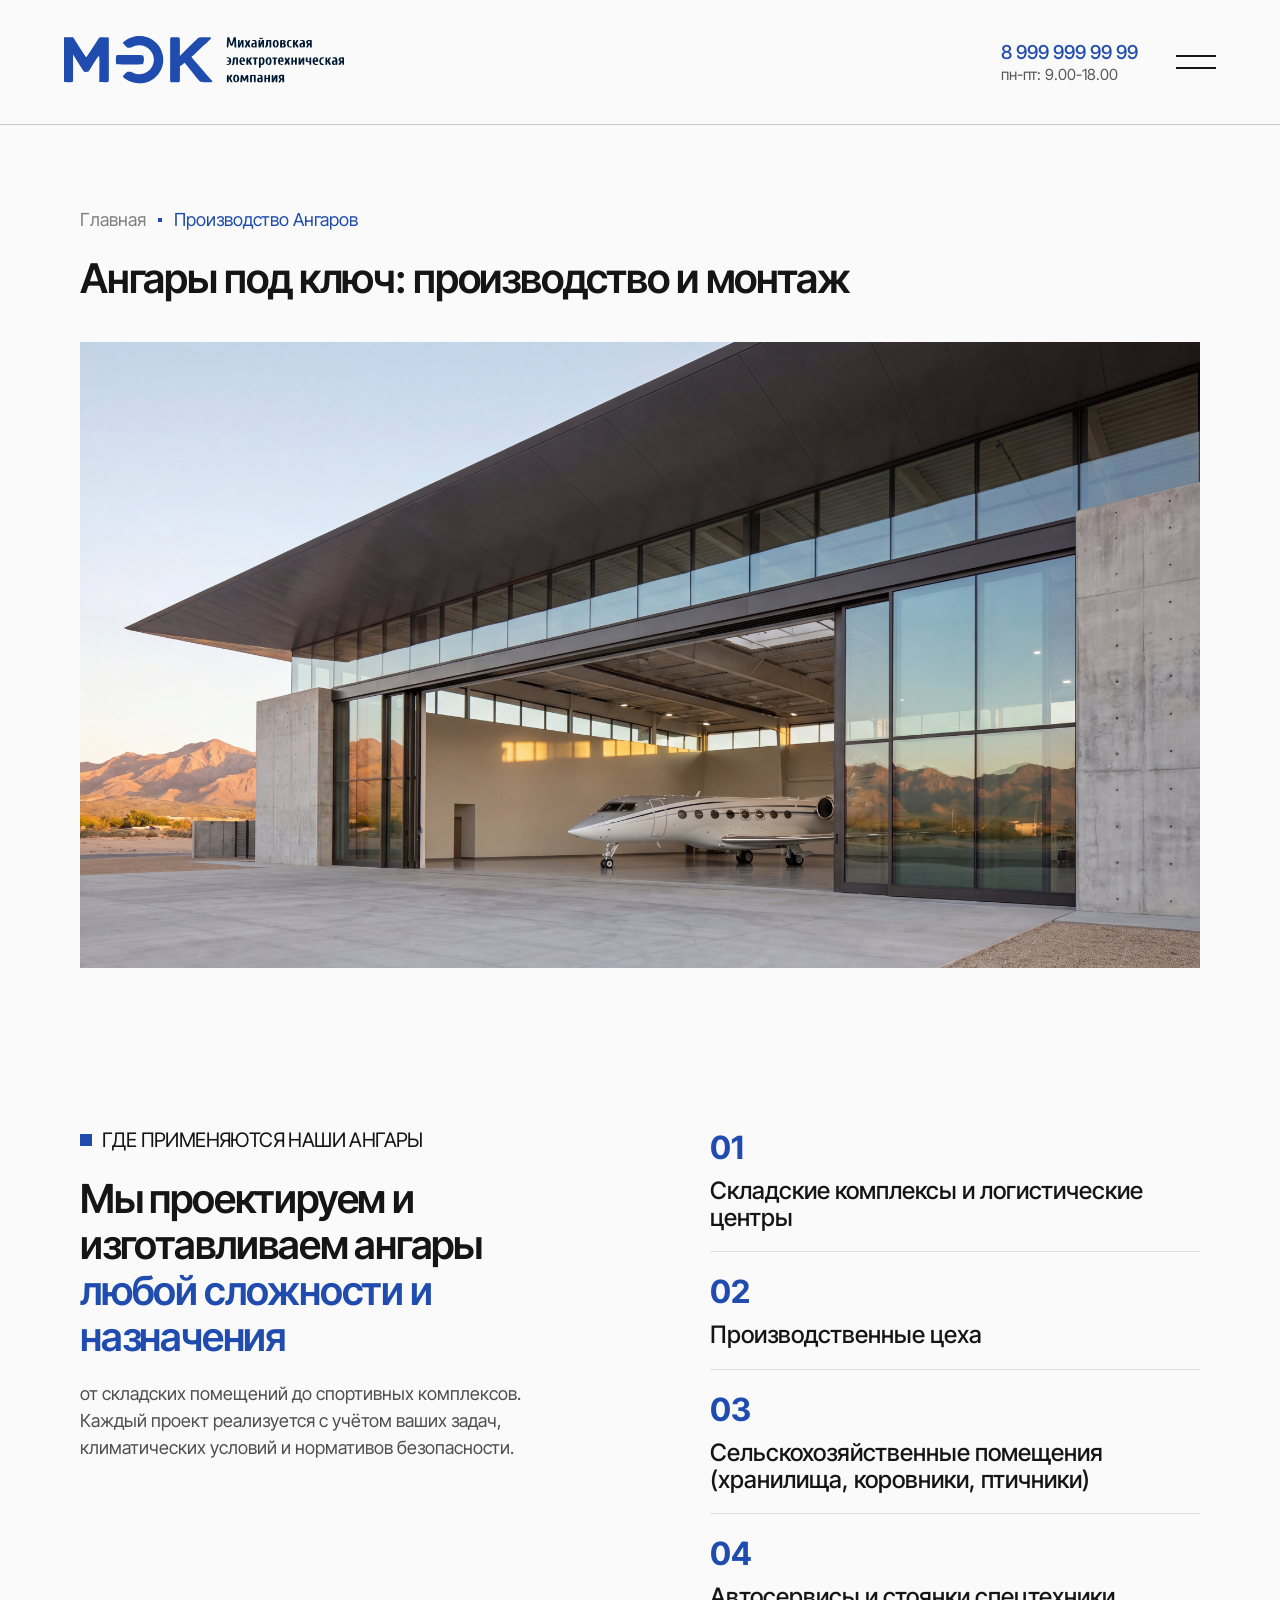
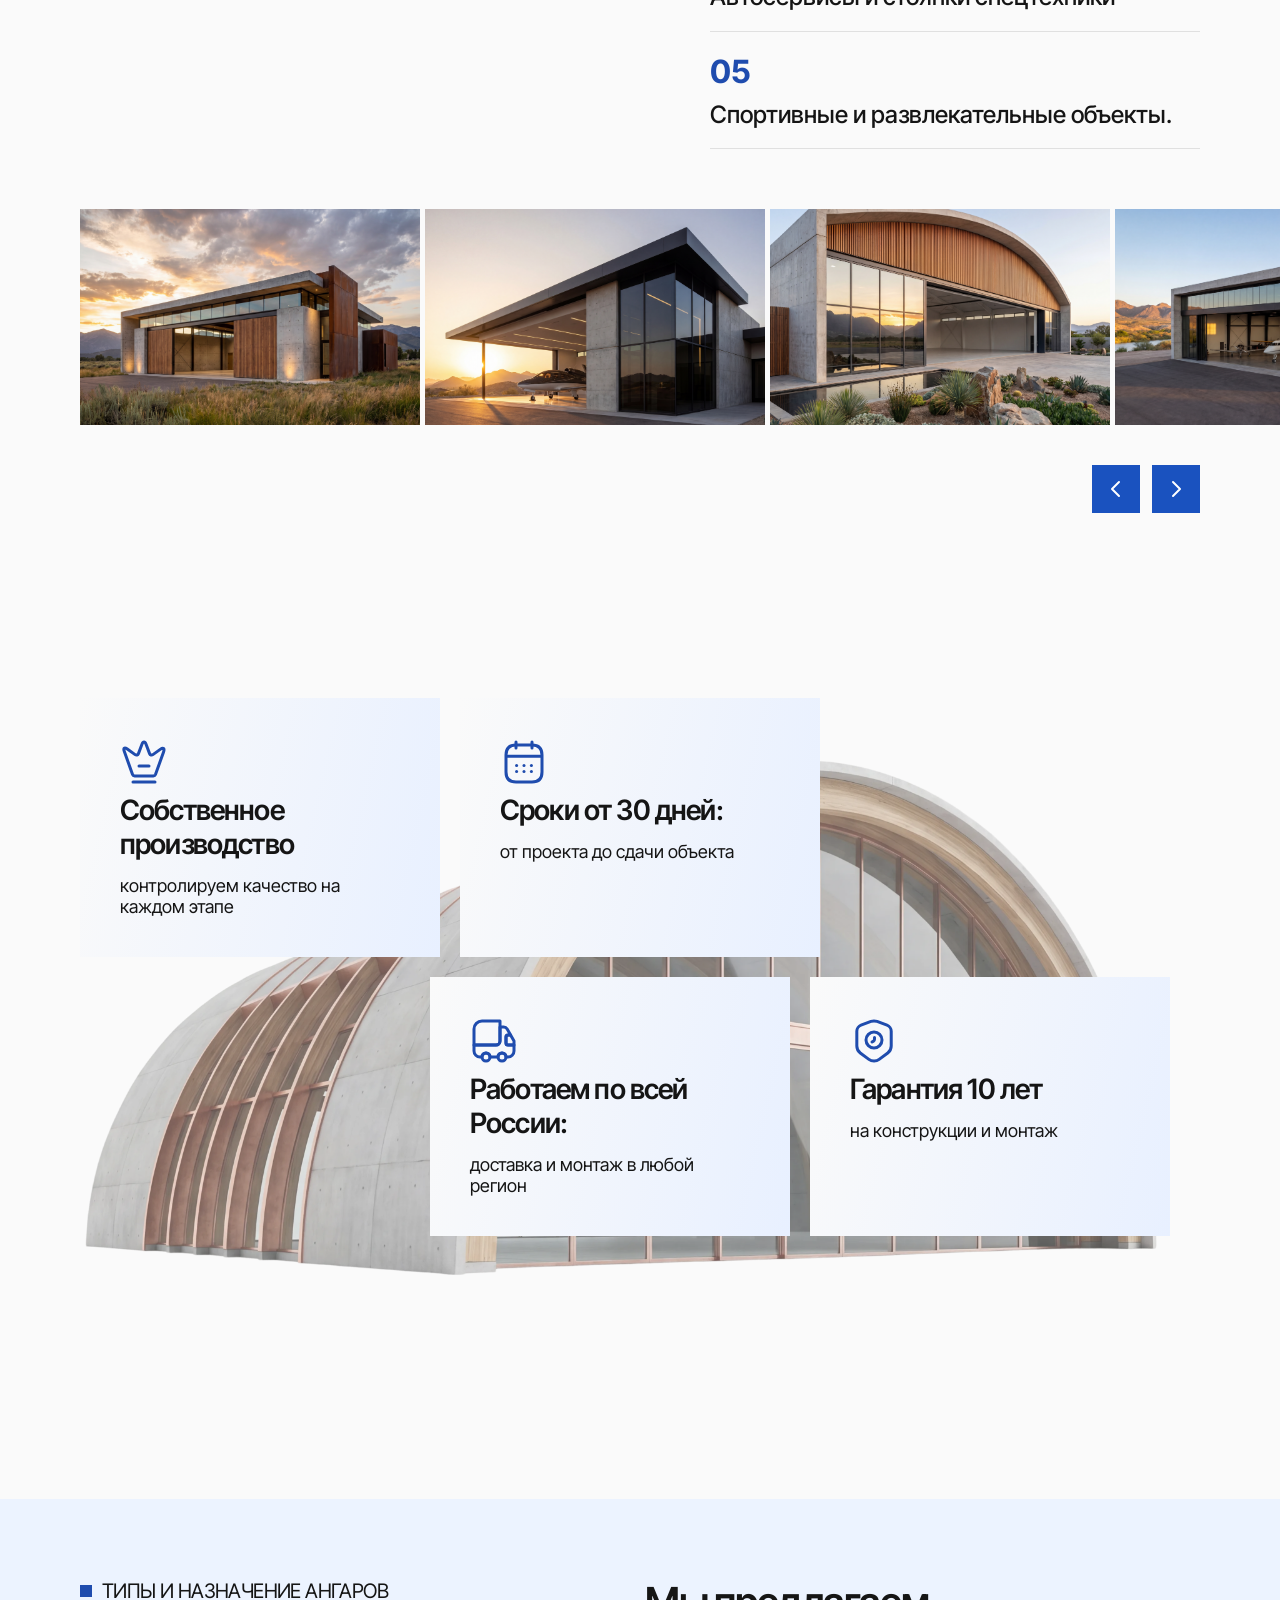
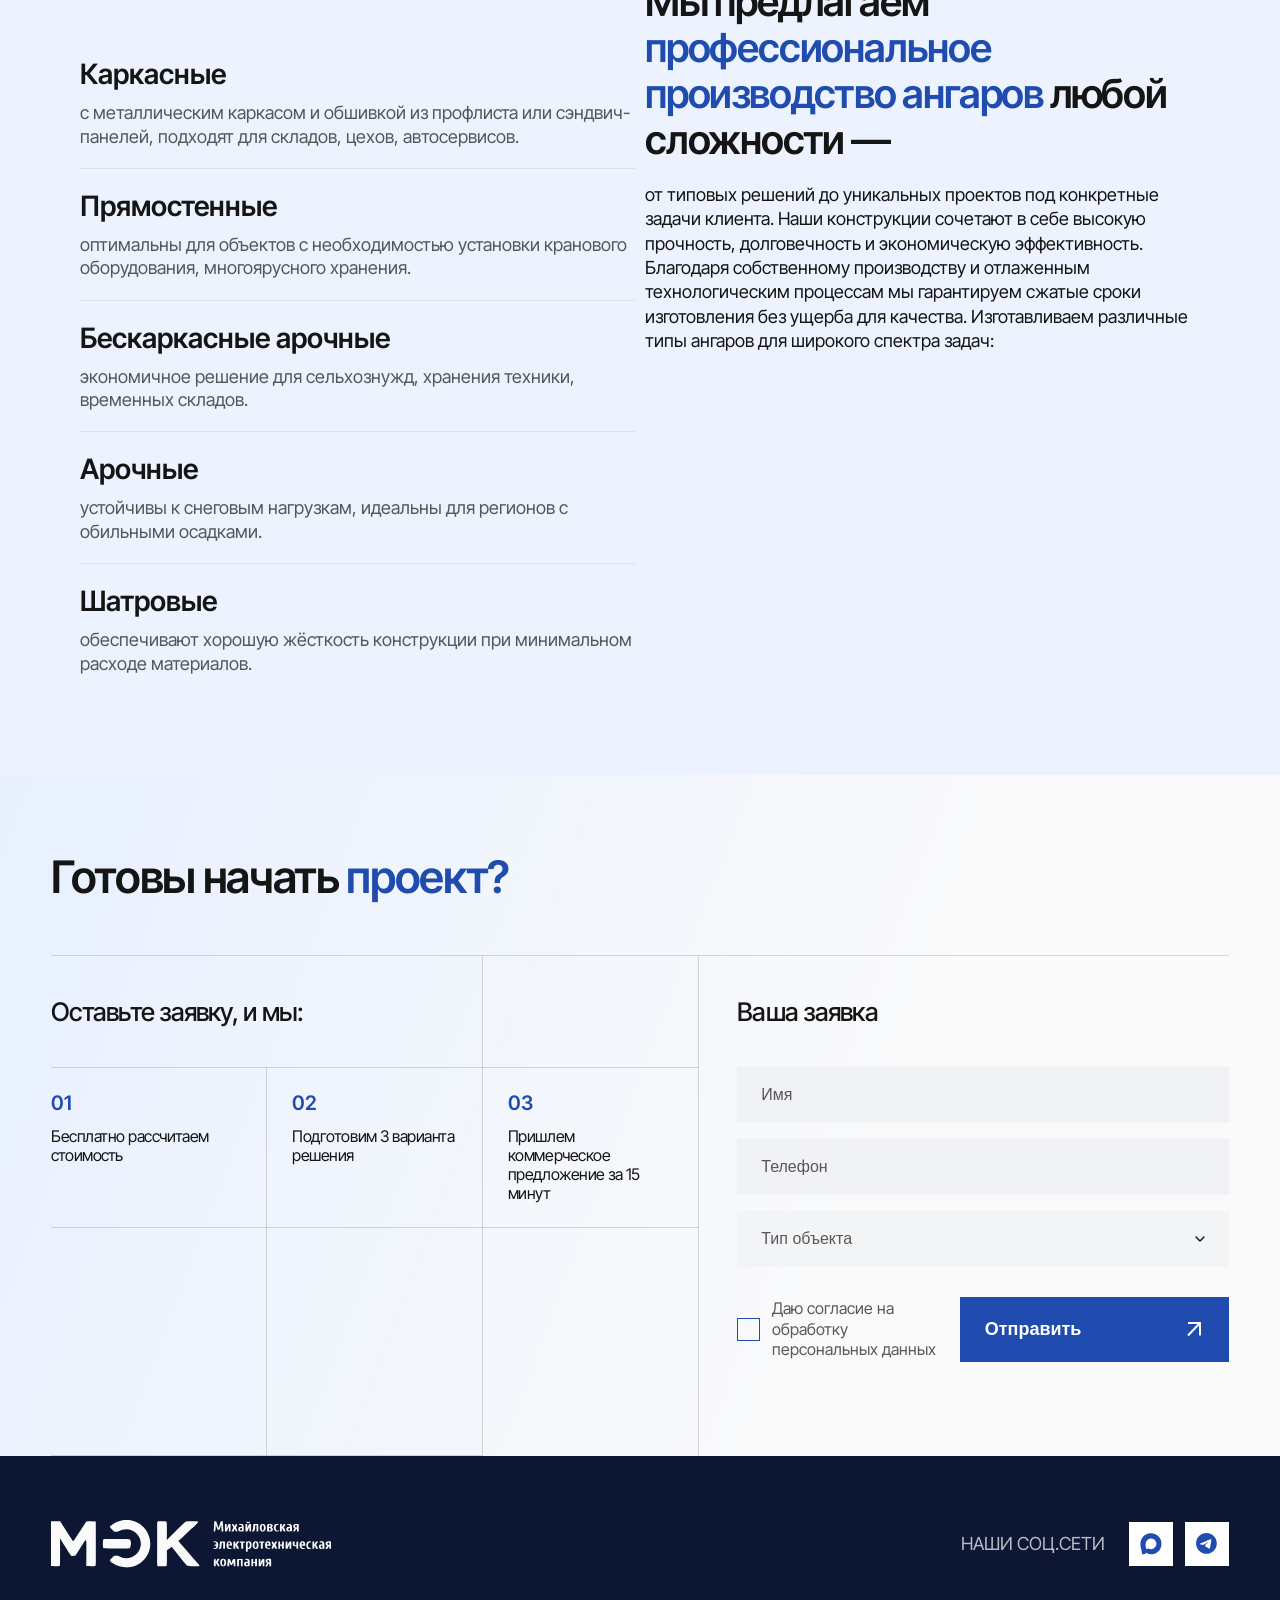
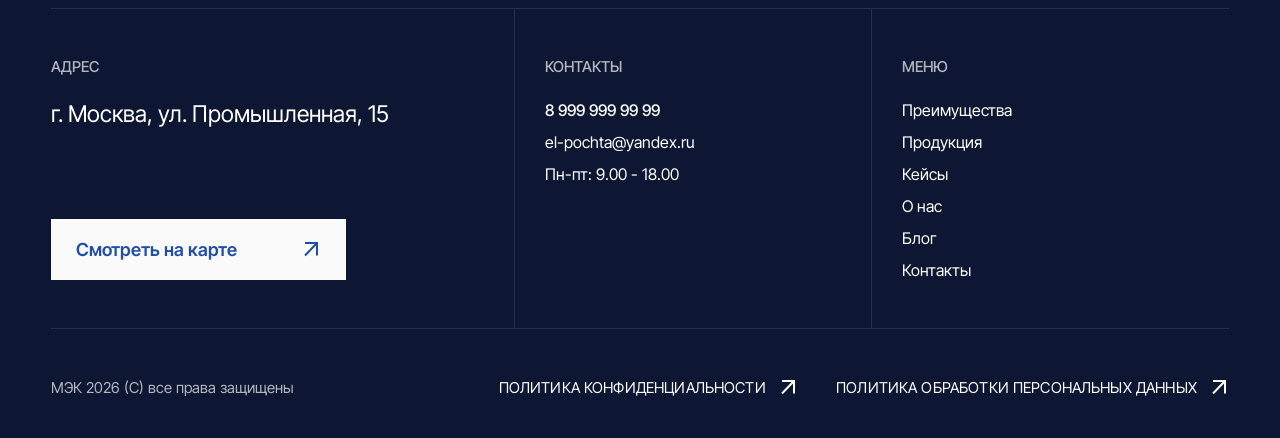
<file: hangars.html>
<!doctype html>
<html lang="en">
	<head>
		<meta charset="UTF-8" />
		<meta name="viewport" content="width=device-width, initial-scale=1.0" />
		<link rel="preconnect" href="https://fonts.googleapis.com" />
		<link rel="preconnect" href="https://fonts.gstatic.com" crossorigin />
		<link
			href="https://fonts.googleapis.com/css2?family=Inter+Tight:ital,wght@0,100..900;1,100..900&display=swap"
			rel="stylesheet"
		/>
		<link
			rel="stylesheet"
			href="https://cdn.jsdelivr.net/npm/swiper@11/swiper-bundle.min.css"
		/>
		<link rel="stylesheet" href="./assets/css/style.css" />
		<title>MEK</title>
	</head>
	<body>
		<header class="header var2">
			<a href="index.html" class="header__logo">
				<img src="assets/svg/logo2.svg" alt="МЭК Логотип" />
			</a>

			<div class="header__content">
				<div class="header__info">
					<a href="tel:+789999999999" class="header__phone text_l"
						>8 999 999 99 99</a
					>
					<span class="header__schedule">пн-пт: 9.00-18.00</span>
				</div>

				<button class="burger header__burger" aria-label="Menu">
					<span class="burger__line"></span>
					<span class="burger__line"></span>
				</button>
			</div>
		</header>
		<main>
			<section class="hero-page">
				<div class="container">
					<nav class="breadcrumbs" aria-label="Хлебные крошки">
						<ul class="breadcrumbs__list">
							<li class="breadcrumbs__item">
								<a href="/" class="breadcrumbs__link">Главная</a>
							</li>
							<li class="breadcrumbs__item" aria-current="page">
								Производство Ангаров
							</li>
						</ul>
					</nav>

					<h2 class="hero-page__title">
						Ангары под ключ: производство и монтаж
					</h2>

					<div class="hero-page__image-wrapper">
						<img
							src="assets/img/hangars.jpg"
							alt="Ангар под ключ: производство и монтаж"
							class="hero-page__img"
						/>
					</div>
				</div>
			</section>
			<section class="hangars-section">
				<div class="container">
					<div class="hangars-top">
						<div class="hangars-info">
							<span class="hangars-subtitle">Где применяются наши ангары</span>
							<h2 class="hangars-title">
								Мы проектируем и изготавливаем ангары
								<span class="text-blue">любой сложности и назначения</span>
							</h2>
							<p class="hangars-description">
								от складских помещений до спортивных комплексов. Каждый проект
								реализуется с учётом ваших задач, климатических условий и
								нормативов безопасности.
							</p>
						</div>

						<ul class="hangars-list">
							<li class="hangars-item">
								<span class="hangars-num">01</span>
								<p class="hangars-text">
									Складские комплексы и логистические центры
								</p>
							</li>
							<li class="hangars-item">
								<span class="hangars-num">02</span>
								<p class="hangars-text">Производственные цеха</p>
							</li>
							<li class="hangars-item">
								<span class="hangars-num">03</span>
								<p class="hangars-text">
									Сельскохозяйственные помещения (хранилища, коровники,
									птичники)
								</p>
							</li>
							<li class="hangars-item">
								<span class="hangars-num">04</span>
								<p class="hangars-text">Автосервисы и стоянки спецтехники</p>
							</li>
							<li class="hangars-item">
								<span class="hangars-num">05</span>
								<p class="hangars-text">
									Спортивные и развлекательные объекты.
								</p>
							</li>
						</ul>
					</div>

					<div class="hangars-slider-wrapper">
						<div class="custom-slider">
							<div class="custom-track">
								<div class="custom-slide">
									<div class="hangar-card2">
										<img src="assets/img/slide1.jpg" alt="Ангар" />
									</div>
								</div>
								<div class="custom-slide">
									<div class="hangar-card2">
										<img src="assets/img/slide2.jpg" alt="Ангар" />
									</div>
								</div>
								<div class="custom-slide">
									<div class="hangar-card2">
										<img src="assets/img/slide3.jpg" alt="Ангар" />
									</div>
								</div>
								<div class="custom-slide">
									<div class="hangar-card2">
										<img src="assets/img/var2.jpg" alt="Ангар" />
									</div>
								</div>
							</div>
						</div>

						<div class="hangars-navigation">
							<button class="custom-prev-btn" disabled>
								<svg
									width="24"
									height="24"
									viewBox="0 0 24 24"
									fill="none"
									xmlns="http://www.w3.org/2000/svg"
								>
									<path
										d="M15 19L8 12L15 5"
										stroke="currentColor"
										stroke-width="2"
										stroke-linecap="round"
										stroke-linejoin="round"
									/>
								</svg>
							</button>
							<button class="custom-next-btn">
								<svg
									width="24"
									height="24"
									viewBox="0 0 24 24"
									fill="none"
									xmlns="http://www.w3.org/2000/svg"
								>
									<path
										d="M9 5L16 12L9 19"
										stroke="currentColor"
										stroke-width="2"
										stroke-linecap="round"
										stroke-linejoin="round"
									/>
								</svg>
							</button>
						</div>
					</div>
				</div>
			</section>
			<section class="advantages-section">
				<div class="advantages-bg">
					<img src="assets/img/bg_hangar.png" alt="Ангар конструкция" />
				</div>

				<div class="container">
					<div class="advantages-grid">
						<div class="advantage-card card-1 advantage-card--type-2">
							<div class="card-icon">
								<svg
									width="48"
									height="48"
									viewBox="0 0 48 48"
									fill="none"
									xmlns="http://www.w3.org/2000/svg"
								>
									<path
										d="M14.5999 37.9607C13.7599 37.9607 12.8199 37.3007 12.5399 36.5007L4.25991 13.3407C3.07991 10.0207 4.45991 9.0007 7.29991 11.0407L15.0999 16.6207C16.3999 17.5207 17.8799 17.0607 18.4399 15.6007L21.9599 6.2207C23.0799 3.2207 24.9399 3.2207 26.0599 6.2207L29.5799 15.6007C30.1399 17.0607 31.6199 17.5207 32.8999 16.6207L40.2199 11.4007C43.3399 9.1607 44.8399 10.3007 43.5599 13.9207L35.4799 36.5407C35.1799 37.3007 34.2399 37.9607 33.3999 37.9607H14.5999Z"
										stroke="#1F4CAE"
										stroke-width="3"
										stroke-linecap="round"
										stroke-linejoin="round"
									/>
									<path
										d="M13 44H35"
										stroke="#1F4CAE"
										stroke-width="3"
										stroke-linecap="round"
										stroke-linejoin="round"
									/>
									<path
										d="M19 28H29"
										stroke="#1F4CAE"
										stroke-width="3"
										stroke-linecap="round"
										stroke-linejoin="round"
									/>
								</svg>
							</div>
							<h3 class="card-title">Собственное производство</h3>
							<p class="card-text">контролируем качество на каждом этапе</p>
						</div>

						<div class="advantage-card card-2">
							<div class="card-icon">
								<svg
									width="48"
									height="48"
									viewBox="0 0 48 48"
									fill="none"
									xmlns="http://www.w3.org/2000/svg"
								>
									<path
										d="M16 4V10"
										stroke="#1F4CAE"
										stroke-width="3"
										stroke-linecap="round"
										stroke-linejoin="round"
									/>
									<path
										d="M32 4V10"
										stroke="#1F4CAE"
										stroke-width="3"
										stroke-linecap="round"
										stroke-linejoin="round"
									/>
									<path
										d="M7 18.1797H41"
										stroke="#1F4CAE"
										stroke-width="3"
										stroke-linecap="round"
										stroke-linejoin="round"
									/>
									<path
										d="M42 34C42 40 39 44 32 44H16C9 44 6 40 6 34V17C6 11 9 7 16 7H32C39 7 42 11 42 17V34Z"
										stroke="#1F4CAE"
										stroke-width="3"
										stroke-linecap="round"
										stroke-linejoin="round"
									/>
									<path
										d="M31.3894 27.4004H31.4074"
										stroke="#1F4CAE"
										stroke-width="3"
										stroke-linecap="round"
										stroke-linejoin="round"
									/>
									<path
										d="M31.3894 33.4004H31.4074"
										stroke="#1F4CAE"
										stroke-width="3"
										stroke-linecap="round"
										stroke-linejoin="round"
									/>
									<path
										d="M23.991 27.4004H24.0089"
										stroke="#1F4CAE"
										stroke-width="3"
										stroke-linecap="round"
										stroke-linejoin="round"
									/>
									<path
										d="M23.991 33.4004H24.0089"
										stroke="#1F4CAE"
										stroke-width="3"
										stroke-linecap="round"
										stroke-linejoin="round"
									/>
									<path
										d="M16.5886 27.4004H16.6066"
										stroke="#1F4CAE"
										stroke-width="3"
										stroke-linecap="round"
										stroke-linejoin="round"
									/>
									<path
										d="M16.5886 33.4004H16.6066"
										stroke="#1F4CAE"
										stroke-width="3"
										stroke-linecap="round"
										stroke-linejoin="round"
									/>
								</svg>
							</div>
							<h3 class="card-title">Сроки от 30 дней:</h3>
							<p class="card-text">от проекта до сдачи объекта</p>
						</div>

						<div class="advantage-card card-3">
							<div class="card-icon">
								<svg
									width="48"
									height="48"
									viewBox="0 0 48 48"
									fill="none"
									xmlns="http://www.w3.org/2000/svg"
								>
									<path
										d="M30 24C30 26.2 28.2 28 26 28H4V12C4 7.58 7.58 4 12 4H30V24Z"
										stroke="#1F4CAE"
										stroke-width="3"
										stroke-linecap="round"
										stroke-linejoin="round"
									/>
									<path
										d="M44 34C44 37.32 41.32 40 38 40H36C36 37.8 34.2 36 32 36C29.8 36 28 37.8 28 40H20C20 37.8 18.2 36 16 36C13.8 36 12 37.8 12 40H10C6.68 40 4 37.32 4 34V28H26C28.2 28 30 26.2 30 24V10H33.68C35.12 10 36.44 10.78 37.16 12.02L40.58 18H38C36.9 18 36 18.9 36 20V26C36 27.1 36.9 28 38 28H44V34Z"
										stroke="#1F4CAE"
										stroke-width="3"
										stroke-linecap="round"
										stroke-linejoin="round"
									/>
									<path
										fill-rule="evenodd"
										clip-rule="evenodd"
										d="M16 44C13.7909 44 12 42.2091 12 40C12 37.7909 13.7909 36 16 36C18.2091 36 20 37.7909 20 40C20 42.2091 18.2091 44 16 44Z"
										stroke="#1F4CAE"
										stroke-width="3"
										stroke-linecap="round"
										stroke-linejoin="round"
									/>
									<path
										fill-rule="evenodd"
										clip-rule="evenodd"
										d="M32 44C29.7909 44 28 42.2091 28 40C28 37.7909 29.7909 36 32 36C34.2091 36 36 37.7909 36 40C36 42.2091 34.2091 44 32 44Z"
										stroke="#1F4CAE"
										stroke-width="3"
										stroke-linecap="round"
										stroke-linejoin="round"
									/>
									<path
										d="M44 28H38C36.9 28 36 27.1 36 26V20C36 18.9 36.9 18 38 18H40.58L44 24V28Z"
										stroke="#1F4CAE"
										stroke-width="3"
										stroke-linecap="round"
										stroke-linejoin="round"
									/>
								</svg>
							</div>
							<h3 class="card-title">Работаем по всей России:</h3>
							<p class="card-text">доставка и монтаж в любой регион</p>
						</div>

						<div class="advantage-card card-4">
							<div class="card-icon">
								<svg
									width="48"
									height="48"
									viewBox="0 0 48 48"
									fill="none"
									xmlns="http://www.w3.org/2000/svg"
								>
									<path
										d="M11.0001 8.20109C8.70006 9.06109 6.82007 11.7811 6.82007 14.2411V29.1011C6.82007 31.4611 8.38009 34.5611 10.2801 35.9811L18.8801 42.4011C21.7001 44.5211 26.34 44.5211 29.16 42.4011L37.7601 35.9811C39.6601 34.5611 41.22 31.4611 41.22 29.1011V14.2411C41.22 11.7811 39.34 9.06109 37.04 8.20109L27.0601 4.46109C25.3601 3.84109 22.64 3.84109 20.98 4.46109L11.0001 8.20109Z"
										stroke="#1F4CAE"
										stroke-width="3"
										stroke-linecap="round"
										stroke-linejoin="round"
									/>
									<path
										fill-rule="evenodd"
										clip-rule="evenodd"
										d="M24 31C19.5817 31 16 27.4183 16 23C16 18.5817 19.5817 15 24 15C28.4183 15 32 18.5817 32 23C32 27.4183 28.4183 31 24 31Z"
										stroke="#1F4CAE"
										stroke-width="3"
										stroke-linecap="round"
										stroke-linejoin="round"
									/>
									<path
										d="M24.5 20.5V22.36C24.5 23.06 24.14 23.72 23.52 24.08L22 25"
										stroke="#1F4CAE"
										stroke-width="3"
										stroke-linecap="round"
										stroke-linejoin="round"
									/>
								</svg>
							</div>
							<h3 class="card-title">Гарантия 10 лет</h3>
							<p class="card-text">на конструкции и монтаж</p>
						</div>
					</div>
				</div>
			</section>
			<section class="services">
				<div class="services__container">
					<div class="services__grid">
						<div class="services__side">
							<div class="services__badge">
								<span class="hangars-subtitle">ТИПЫ И НАЗНАЧЕНИЕ АНГАРОВ</span>
							</div>

							<ul class="services__list">
								<li class="services__item">
									<h3 class="services__item-title">Каркасные</h3>
									<p class="services__item-text">
										с металлическим каркасом и обшивкой из профлиста или
										сэндвич-панелей, подходят для складов, цехов, автосервисов.
									</p>
								</li>
								<li class="services__item">
									<h3 class="services__item-title">Прямостенные</h3>
									<p class="services__item-text">
										оптимальны для объектов с необходимостью установки кранового
										оборудования, многоярусного хранения.
									</p>
								</li>
								<li class="services__item">
									<h3 class="services__item-title">Бескаркасные арочные</h3>
									<p class="services__item-text">
										экономичное решение для сельхознужд, хранения техники,
										временных складов.
									</p>
								</li>
								<li class="services__item">
									<h3 class="services__item-title">Арочные</h3>
									<p class="services__item-text">
										устойчивы к снеговым нагрузкам, идеальны для регионов с
										обильными осадками.
									</p>
								</li>
								<li class="services__item">
									<h3 class="services__item-title">Шатровые</h3>
									<p class="services__item-text">
										обеспечивают хорошую жёсткость конструкции при минимальном
										расходе материалов.
									</p>
								</li>
							</ul>
						</div>

						<div class="services__main">
							<h2 class="hangars-title">
								Мы предлагаем
								<span class="text-blue"
									>профессиональное производство ангаров</span
								>
								любой сложности —
							</h2>
							<p class="services__text">
								от типовых решений до уникальных проектов под конкретные задачи
								клиента. Наши конструкции сочетают в себе высокую прочность,
								долговечность и экономическую эффективность. Благодаря
								собственному производству и отлаженным технологическим процессам
								мы гарантируем сжатые сроки изготовления без ущерба для
								качества. Изготавливаем различные типы ангаров для широкого
								спектра задач:
							</p>
						</div>
					</div>
				</div>
			</section>
			<section class="project-start">
				<div class="container">
					<h2 class="project-start__main-title">
						Готовы начать <span>проект?</span>
					</h2>

					<div class="project-start__grid">
						<div class="project-start__left">
							<div class="project-steps">
								<div class="project-steps__title-cell">
									<h3 class="project-start__subtitle">
										Оставьте заявку, и мы:
									</h3>
								</div>
								<div class="project-steps__empty-top"></div>

								<div class="project-steps__item">
									<span class="project-steps__number">01</span>
									<p class="project-steps__text">
										Бесплатно рассчитаем стоимость
									</p>
								</div>
								<div class="project-steps__item">
									<span class="project-steps__number">02</span>
									<p class="project-steps__text">
										Подготовим 3 варианта решения
									</p>
								</div>
								<div class="project-steps__item">
									<span class="project-steps__number">03</span>
									<p class="project-steps__text">
										Пришлем коммерческое предложение за 15 минут
									</p>
								</div>

								<div class="project-steps__empty-bottom"></div>
								<div class="project-steps__empty-bottom"></div>
								<div class="project-steps__empty-bottom"></div>
							</div>
						</div>

						<div class="project-start__right">
							<h3 class="project-start__subtitle">Ваша заявка</h3>

							<form action="#" class="project-form">
								<div class="project-form__field">
									<input
										type="text"
										name="name"
										placeholder="Имя"
										required
										class="project-form__input"
									/>
								</div>

								<div class="project-form__field">
									<input
										type="tel"
										name="phone"
										placeholder="Телефон"
										required
										class="project-form__input"
									/>
								</div>

								<div class="project-form__field project-form__field--select">
									<select
										name="object-type"
										required
										class="project-form__select"
									>
										<option value="" disabled selected hidden>
											Тип объекта
										</option>
										<option value="angar">Прямостенный ангар</option>
										<option value="sklad">Логистический комплекс</option>
										<option value="proizvodstvo">Производственный цех</option>
									</select>
								</div>

								<div class="project-form__footer">
									<label class="project-form__checkbox-label">
										<input
											type="checkbox"
											name="agreement"
											required
											class="project-form__checkbox-real"
										/>
										<span class="project-form__checkbox-custom"></span>
										<span class="project-form__checkbox-text"
											>Даю согласие на обработку персональных данных</span
										>
									</label>

									<button type="submit" class="project-form__submit">
										Отправить
										<svg
											width="20"
											height="21"
											viewBox="0 0 20 21"
											fill="none"
											xmlns="http://www.w3.org/2000/svg"
										>
											<path
												d="M4 16.5L16 4M4 4H16V16.5"
												stroke="#FAFAFA"
												stroke-width="2"
											/>
										</svg>
									</button>
								</div>
							</form>
						</div>
					</div>
				</div>
			</section>
		</main>
		<footer class="footer">
			<div class="container">
				<div class="footer__top">
					<a href="/" class="footer__logo">
						<img src="assets/svg/logo.svg" alt="" />
					</a>

					<div class="footer__socials">
						<span class="footer__socials-title">НАШИ СОЦ.СЕТИ</span>
						<div class="footer__socials-links">
							<a href="#" class="footer__social-btn" aria-label="Вконтакте">
								<svg
									width="22"
									height="22"
									viewBox="0 0 22 22"
									fill="none"
									xmlns="http://www.w3.org/2000/svg"
								>
									<g clip-path="url(#clip0_2022_1496)">
										<path
											d="M10.5986 0.290283C4.28913 0.619974 0.124129 5.56837 0.387277 11.8083C0.502216 14.5396 1.60018 16.8898 1.8603 19.4819C1.92685 20.1534 1.73326 20.9822 2.50759 21.2756C3.46036 21.6355 4.92129 21.0306 5.71981 20.4771C5.99203 20.2926 6.25215 20.0778 6.45178 19.8116C7.27752 20.3591 8.06092 20.8884 9.04394 21.1244C13.3723 22.1618 18.115 19.7874 20.2232 15.9733C24.1855 8.80781 18.8288 -0.139223 10.5986 0.290283ZM8.14863 15.2444C7.80684 15.5105 7.47715 15.8735 7.09907 16.0822C6.5516 16.3756 6.38222 16.0701 6.17654 15.5861C5.52925 14.0466 5.45061 11.4242 5.8287 9.81201C6.33684 7.61911 8.0337 5.68936 10.3657 5.48368C12.725 5.27497 14.9149 6.47275 15.9039 8.63541C18.0938 13.4477 12.4891 18.1995 8.14863 15.2474V15.2444Z"
											fill="#1F4CAE"
										/>
									</g>
									<defs>
										<clipPath id="clip0_2022_1496">
											<rect width="21.7778" height="21.7778" fill="white" />
										</clipPath>
									</defs>
								</svg>
							</a>
							<a href="#" class="footer__social-btn" aria-label="Telegram">
								<svg
									width="25"
									height="25"
									viewBox="0 0 25 25"
									fill="none"
									xmlns="http://www.w3.org/2000/svg"
								>
									<path
										d="M22.8135 12.4436C22.8135 18.1712 18.1707 22.814 12.4431 22.814C6.71557 22.814 2.07275 18.1712 2.07275 12.4436C2.07275 6.71606 6.71557 2.07324 12.4431 2.07324C18.1707 2.07324 22.8135 6.71606 22.8135 12.4436ZM12.8144 9.72865C11.8064 10.1483 9.79073 11.017 6.76742 12.3347C6.27587 12.5297 6.01868 12.7205 5.99586 12.9072C5.95646 13.2224 6.35157 13.3469 6.88979 13.5159L7.11586 13.5885C7.64475 13.7606 8.35824 13.9618 8.72846 13.9701C9.06446 13.977 9.43917 13.8388 9.85261 13.5553C12.6775 11.6472 14.1356 10.6831 14.2268 10.663C14.2922 10.6485 14.3813 10.6298 14.4415 10.6838C14.5027 10.7377 14.4965 10.8393 14.4902 10.8673C14.4508 11.0343 12.8994 12.4768 12.0968 13.2224C11.8589 13.4464 11.6228 13.6722 11.3885 13.8996C10.8969 14.3735 10.5277 14.7292 11.4092 15.31C12.3021 15.899 13.2033 16.486 14.0744 17.1072C14.5037 17.4141 14.8895 17.6879 15.3665 17.6454C15.6434 17.6195 15.9296 17.3592 16.0748 16.5814C16.4191 14.7458 17.0942 10.7657 17.2498 9.12509C17.2588 8.98901 17.2529 8.85234 17.2322 8.71754C17.2199 8.60905 17.1673 8.50912 17.0849 8.43754C16.9605 8.33591 16.7686 8.31517 16.6836 8.31621C16.2936 8.32346 15.6953 8.53087 12.8154 9.72865"
										fill="#1F4CAE"
									/>
								</svg>
							</a>
						</div>
					</div>
				</div>

				<div class="footer__middle">
					<div class="footer__col footer__col--address">
						<span class="footer__col-label">АДРЕС</span>
						<p class="footer__address-text">г. Москва, ул. Промышленная, 15</p>
						<a href="#" class="footer__map-btn">
							Смотреть на карте
							<svg
								width="20"
								height="21"
								viewBox="0 0 20 21"
								fill="none"
								xmlns="http://www.w3.org/2000/svg"
							>
								<path
									d="M4 16.5L16 4M4 4H16V16.5"
									stroke="#1F4CAE"
									stroke-width="2"
								/>
							</svg>
						</a>
					</div>

					<div class="footer__col footer__col--contacts">
						<span class="footer__col-label">КОНТАКТЫ</span>
						<a href="tel:89999999999" class="footer__link footer__link--phone"
							>8 999 999 99 99</a
						>
						<a href="mailto:el-pochta@yandex.ru" class="footer__link"
							>el-pochta@yandex.ru</a
						>
						<span class="footer__workhours">Пн-пт: 9.00 - 18.00</span>
					</div>

					<div class="footer__col footer__col--menu">
						<span class="footer__col-label">МЕНЮ</span>
						<nav class="footer__nav">
							<a href="#" class="footer__link">Преимущества</a>
							<a href="#" class="footer__link">Продукция</a>
							<a href="#" class="footer__link">Кейсы</a>
							<a href="#" class="footer__link">О нас</a>
							<a href="#" class="footer__link">Блог</a>
							<a href="#" class="footer__link">Контакты</a>
						</nav>
					</div>
				</div>

				<div class="footer__bottom">
					<span class="footer__copy">МЭК 2026 (С) все права защищены</span>

					<div class="footer__legal-links">
						<a href="#" class="footer__legal-link">
							ПОЛИТИКА КОНФИДЕНЦИАЛЬНОСТИ
							<svg
								width="20"
								height="21"
								viewBox="0 0 20 21"
								fill="none"
								xmlns="http://www.w3.org/2000/svg"
							>
								<path
									d="M4 16.5L16 4M4 4H16V16.5"
									stroke="#FAFAFA"
									stroke-width="2"
								/>
							</svg>
						</a>
						<a href="#" class="footer__legal-link">
							ПОЛИТИКА ОБРАБОТКИ ПЕРСОНАЛЬНЫХ ДАННЫХ
							<svg
								width="20"
								height="21"
								viewBox="0 0 20 21"
								fill="none"
								xmlns="http://www.w3.org/2000/svg"
							>
								<path
									d="M4 16.5L16 4M4 4H16V16.5"
									stroke="#FAFAFA"
									stroke-width="2"
								/>
							</svg>
						</a>
					</div>
				</div>
			</div>
		</footer>
		<div class="menu-overlay" id="burgerMenu">
			<div class="menu-overlay__container">
				<div class="menu-overlay__header">
					<a href="#" class="menu-overlay__btn">
						Оформить заявку
						<svg
							width="20"
							height="21"
							viewBox="0 0 20 21"
							fill="none"
							xmlns="http://www.w3.org/2000/svg"
						>
							<path
								d="M4 16.5L16 4M4 4H16V16.5"
								stroke="#1F4CAE"
								stroke-width="2"
							/>
						</svg>
					</a>

					<button
						class="menu-overlay__close"
						id="menuClose"
						aria-label="Закрыть меню"
					>
						<svg
							width="28"
							height="28"
							viewBox="0 0 28 28"
							fill="none"
							xmlns="http://www.w3.org/2000/svg"
						>
							<path
								d="M7.31484 21.7139L5.71484 20.1139L12.1148 13.7139L5.71484 7.31387L7.31484 5.71387L13.7148 12.1139L20.1148 5.71387L21.7148 7.31387L15.3148 13.7139L21.7148 20.1139L20.1148 21.7139L13.7148 15.3139L7.31484 21.7139Z"
								fill="#FAFAFA"
							/>
						</svg>
					</button>
				</div>

				<nav class="menu-overlay__nav">
					<div class="menu-overlay__item">
						<a href="#" class="menu-overlay__link">Преимущества</a>
					</div>

					<div class="menu-overlay__item menu-overlay__item--dropdown">
						<div class="menu-overlay__link-wrapper">
							<a href="#" class="menu-overlay__link prod">Продукция</a>
							<svg
								width="40"
								height="40"
								viewBox="0 0 40 40"
								fill="none"
								xmlns="http://www.w3.org/2000/svg"
							>
								<path
									d="M7.80469 32.1949L31.2193 7.80469M7.80469 7.80469H31.2193V32.1949"
									stroke="#FAFAFA"
									stroke-width="3"
								/>
							</svg>
						</div>

						<div class="menu-overlay__submenu">
							<a href="#" class="menu-overlay__sublink">Ангары</a>
							<a href="#" class="menu-overlay__sublink">Бытовки</a>
							<a href="#" class="menu-overlay__sublink">Вентиляция</a>
							<a href="#" class="menu-overlay__sublink">Металлоконструкции</a>
						</div>
					</div>

					<div class="menu-overlay__item">
						<a href="#" class="menu-overlay__link">Кейсы</a>
					</div>
					<div class="menu-overlay__item">
						<a href="#" class="menu-overlay__link">О нас</a>
					</div>
					<div class="menu-overlay__item">
						<a href="#" class="menu-overlay__link">Блог</a>
					</div>
					<div class="menu-overlay__item">
						<a href="#" class="menu-overlay__link">Контакты</a>
					</div>
				</nav>

				<div class="menu-overlay__footer">
					<div class="menu-overlay__contacts">
						<a href="tel:89999999999" class="menu-overlay__phone"
							>8 999 999 99 99</a
						>
						<a href="mailto:el-pochta@yandex.ru" class="menu-overlay__email"
							>el-pochta@yandex.ru</a
						>
					</div>

					<div class="menu-overlay__socials">
						<a href="#" class="menu-overlay__social-btn" aria-label="Вконтакте">
							<svg
								width="25"
								height="25"
								viewBox="0 0 25 25"
								fill="none"
								xmlns="http://www.w3.org/2000/svg"
							>
								<g clip-path="url(#clip0_2042_599)">
									<path
										d="M12.1123 0.331473C4.90144 0.708263 0.141443 6.36357 0.442184 13.4949C0.573542 16.6164 1.82836 19.3023 2.12564 22.2648C2.20169 23.0322 1.98046 23.9794 2.86539 24.3147C3.95428 24.726 5.62391 24.0347 6.5365 23.4021C6.84762 23.1912 7.1449 22.9458 7.37305 22.6416C8.31675 23.2673 9.21206 23.8722 10.3355 24.1418C15.2822 25.3275 20.7024 22.6139 23.1118 18.2549C27.6402 10.0658 21.5182 -0.159391 12.1123 0.331473ZM9.31231 17.4218C8.92169 17.726 8.5449 18.1409 8.1128 18.3794C7.48712 18.7147 7.29354 18.3655 7.05848 17.8125C6.31873 16.053 6.22885 13.0559 6.66095 11.2134C7.24169 8.70728 9.18095 6.50184 11.8461 6.26678C14.5424 6.02826 17.0451 7.39715 18.1755 9.86876C20.6782 15.3685 14.2728 20.7991 9.31231 17.4253V17.4218Z"
										fill="#1F4CAE"
									/>
								</g>
								<defs>
									<clipPath id="clip0_2042_599">
										<rect width="24.8889" height="24.8889" fill="white" />
									</clipPath>
								</defs>
							</svg>
						</a>
						<a href="#" class="menu-overlay__social-btn" aria-label="Telegram">
							<svg
								width="29"
								height="29"
								viewBox="0 0 29 29"
								fill="none"
								xmlns="http://www.w3.org/2000/svg"
							>
								<path
									d="M26.0738 14.222C26.0738 20.7677 20.7677 26.0738 14.222 26.0738C7.67619 26.0738 2.37012 20.7677 2.37012 14.222C2.37012 7.67619 7.67619 2.37012 14.222 2.37012C20.7677 2.37012 26.0738 7.67619 26.0738 14.222ZM14.6463 11.1192C13.4943 11.5988 11.1907 12.5915 7.73545 14.0975C7.17367 14.3203 6.87975 14.5384 6.85367 14.7517C6.80864 15.112 7.26019 15.2543 7.8753 15.4474L8.13367 15.5304C8.73812 15.7272 9.55352 15.9571 9.97664 15.9666C10.3606 15.9745 10.7889 15.8164 11.2614 15.4925C14.4898 13.3117 16.1562 12.2099 16.2605 12.187C16.3352 12.1704 16.4371 12.1491 16.5058 12.2107C16.5757 12.2723 16.5686 12.3885 16.5615 12.4205C16.5165 12.6113 14.7435 14.2599 13.8261 15.112C13.5543 15.368 13.2845 15.626 13.0166 15.886C12.4549 16.4276 12.0329 16.8341 13.0403 17.4978C14.0608 18.171 15.0907 18.8418 16.0863 19.5517C16.5769 19.9026 17.0178 20.2155 17.563 20.1669C17.8794 20.1372 18.2066 19.8397 18.3725 18.9509C18.766 16.8531 19.5375 12.3043 19.7153 10.4294C19.7256 10.2738 19.7189 10.1177 19.6952 9.9636C19.6811 9.83961 19.6211 9.7254 19.5269 9.6436C19.3846 9.52745 19.1654 9.50375 19.0682 9.50493C18.6226 9.51323 17.9387 9.75026 14.6474 11.1192"
									fill="#1F4CAE"
								/>
							</svg>
						</a>
					</div>
				</div>
			</div>
		</div>
		<script src="https://cdn.jsdelivr.net/npm/swiper@11/swiper-bundle.min.js"></script>
		<script>
			document.addEventListener('DOMContentLoaded', () => {
				const slider = document.querySelector('.custom-slider')
				const track = document.querySelector('.custom-track')
				const slides = document.querySelectorAll('.custom-slide')
				const prevBtn = document.querySelector('.custom-prev-btn')
				const nextBtn = document.querySelector('.custom-next-btn')

				if (!track || slides.length === 0) return

				let currentIndex = 0
				let isDragging = false
				let startX = 0
				let currentTranslate = 0
				let prevTranslate = 0
				let animationId = 0

				// Рассчитываем финальную точку остановки карусели
				function getMaxIndex() {
					const slidesInView =
						window.innerWidth > 1100 ? 3 : window.innerWidth > 600 ? 2 : 1
					return Math.max(0, slides.length - Math.floor(slidesInView))
				}

				function updateSlider() {
					const slideWidth = slides[0].getBoundingClientRect().width
					const gap = parseFloat(window.getComputedStyle(track).gap) || 0

					// Шаг смещения: ширина одного слайда плюс зазор 5px
					currentTranslate = -currentIndex * (slideWidth + gap)
					prevTranslate = currentTranslate

					track.style.transform = `translateX(${currentTranslate}px)`

					// Переключение активности стрелок
					if (prevBtn) prevBtn.disabled = currentIndex === 0
					if (nextBtn) nextBtn.disabled = currentIndex >= getMaxIndex()
				}

				// Навигация кнопками (строго по одному)
				if (nextBtn) {
					nextBtn.addEventListener('click', () => {
						if (currentIndex < getMaxIndex()) {
							currentIndex++
							updateSlider()
						}
					})
				}

				if (prevBtn) {
					prevBtn.addEventListener('click', () => {
						if (currentIndex > 0) {
							currentIndex--
							updateSlider()
						}
					})
				}

				// --- ОБРАБОТКА ДВИЖЕНИЙ МЫШИ И ТАЧЕЙ ---
				function getPositionX(event) {
					return event.type.includes('mouse')
						? event.pageX
						: event.touches[0].clientX
				}

				function animation() {
					track.style.transform = `translateX(${currentTranslate}px)`
					if (isDragging) requestAnimationFrame(animation)
				}

				function dragStart(event) {
					isDragging = true
					startX = getPositionX(event)
					animationId = requestAnimationFrame(animation)
					slider.classList.add('grabbing')
					track.style.transition = 'none' // Убираем плавность CSS при ручном перетаскивании
				}

				function dragMove(event) {
					if (!isDragging) return
					const currentX = getPositionX(event)
					const diff = currentX - startX
					currentTranslate = prevTranslate + diff
				}

				function dragEnd() {
					isDragging = false
					cancelAnimationFrame(animationId)
					slider.classList.remove('grabbing')
					track.style.transition =
						'transform 0.4s cubic-bezier(0.25, 1, 0.5, 1)'

					const movedBy = currentTranslate - prevTranslate

					// Смена слайда, если жест свайпа длиннее 50px
					if (movedBy < -50 && currentIndex < getMaxIndex()) {
						currentIndex++
					} else if (movedBy > 50 && currentIndex > 0) {
						currentIndex--
					}

					updateSlider()
				}

				// События мыши для десктопа
				slider.addEventListener('mousedown', dragStart)
				slider.addEventListener('mouseup', dragEnd)
				slider.addEventListener('mouseleave', dragEnd)
				slider.addEventListener('mousemove', dragMove)

				// Тач-события для экранов смартфонов
				slider.addEventListener('touchstart', dragStart, { passive: true })
				slider.addEventListener('touchend', dragEnd)
				slider.addEventListener('touchmove', dragMove, { passive: true })

				// Сброс и адаптивный пересчет координат
				window.addEventListener('resize', updateSlider)

				// Инициализация карусели
				updateSlider()
			})
		</script>
		<script src="assets/js/main.js"></script>
	</body>
</html>
</file>
<file: assets/css/style.css>
@import url('./base/core.css');
@import url('./base/header.css');
@import url('./base/footer.css');
@import url('./sections/landing.css');
@import url('./sections/why_us.css');
@import url('./sections/hangars.css');
@import url('./sections/projects.css');
@import url('./sections/about_stats.css');
@import url('./sections/expert_articles.css');
@import url('./sections/project_start.css');
@import url('./sections/hangars-landing.css');
@import url('./sections/application.css');
@import url('./sections/advantages.css');
@import url('./sections/services.css');
</file>
